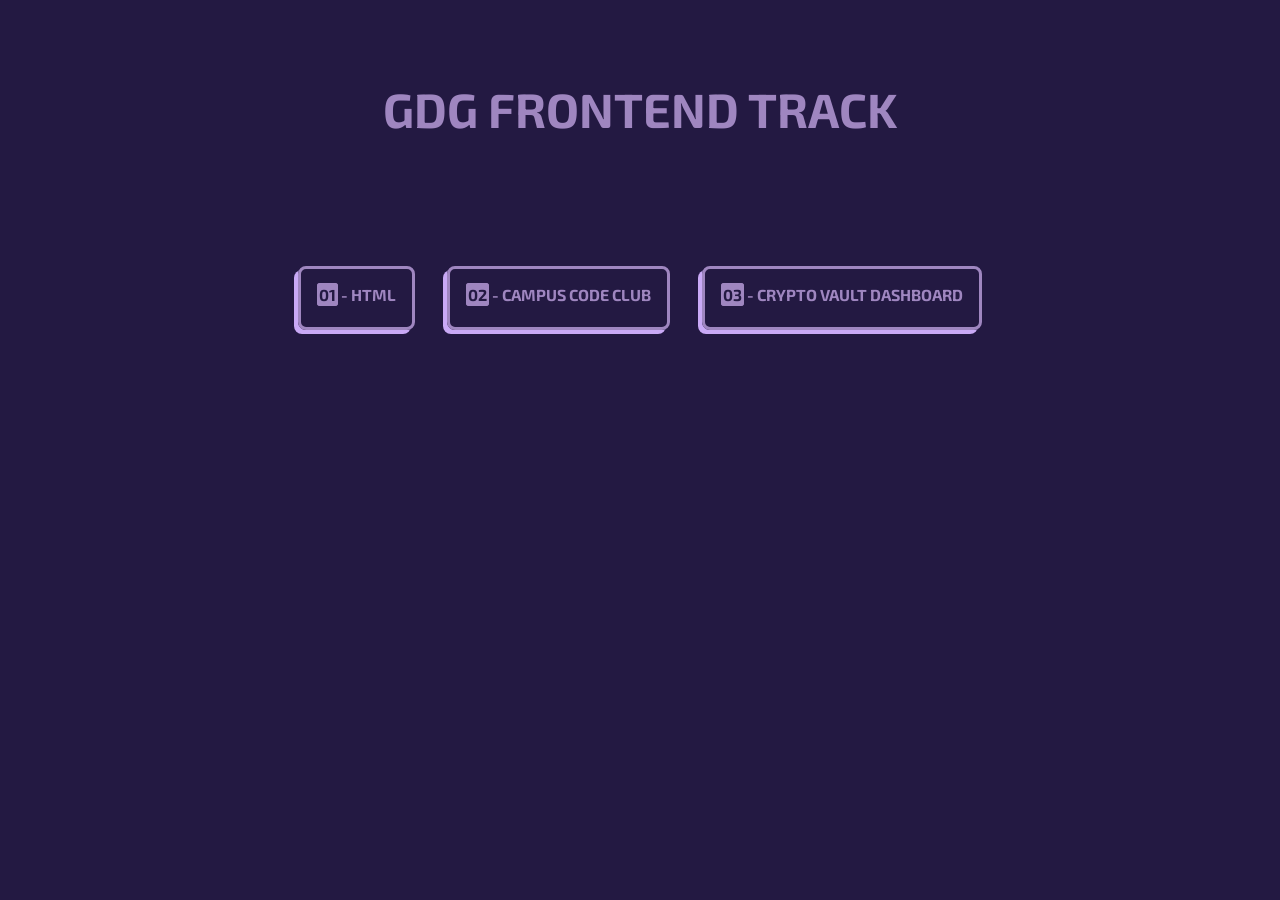
<file: index.html>
<!doctype html>
<html lang="en">
  <head>
    <meta charset="UTF-8" />
    <meta name="viewport" content="width=device-width, initial-scale=1.0" />
    <link rel="stylesheet" href="style.css">
    <link rel="preconnect" href="https://fonts.googleapis.com">
<link rel="preconnect" href="https://fonts.gstatic.com" crossorigin>
<link href="https://fonts.googleapis.com/css2?family=Exo+2:ital,wght@0,100..900;1,100..900&display=swap" rel="stylesheet">
    <title>ALL TASKS</title>
  </head>
  <body>

    <h1>GDG FRONTEND TRACK</h1>
    <div>
      
        <a href="01-html" target="_blank"><span>01</span> - HTML</a>
     
        <a href="02-campus-code-club/" target="_blank"><span>02</span> - CAMPUS CODE CLUB</a>

        <a href="03-cryptovault-dashboard/" target="_blank"><span>03</span> - CRYPTO VAULT DASHBOARD</a>

    </div>
  </body>
</html>
</file>
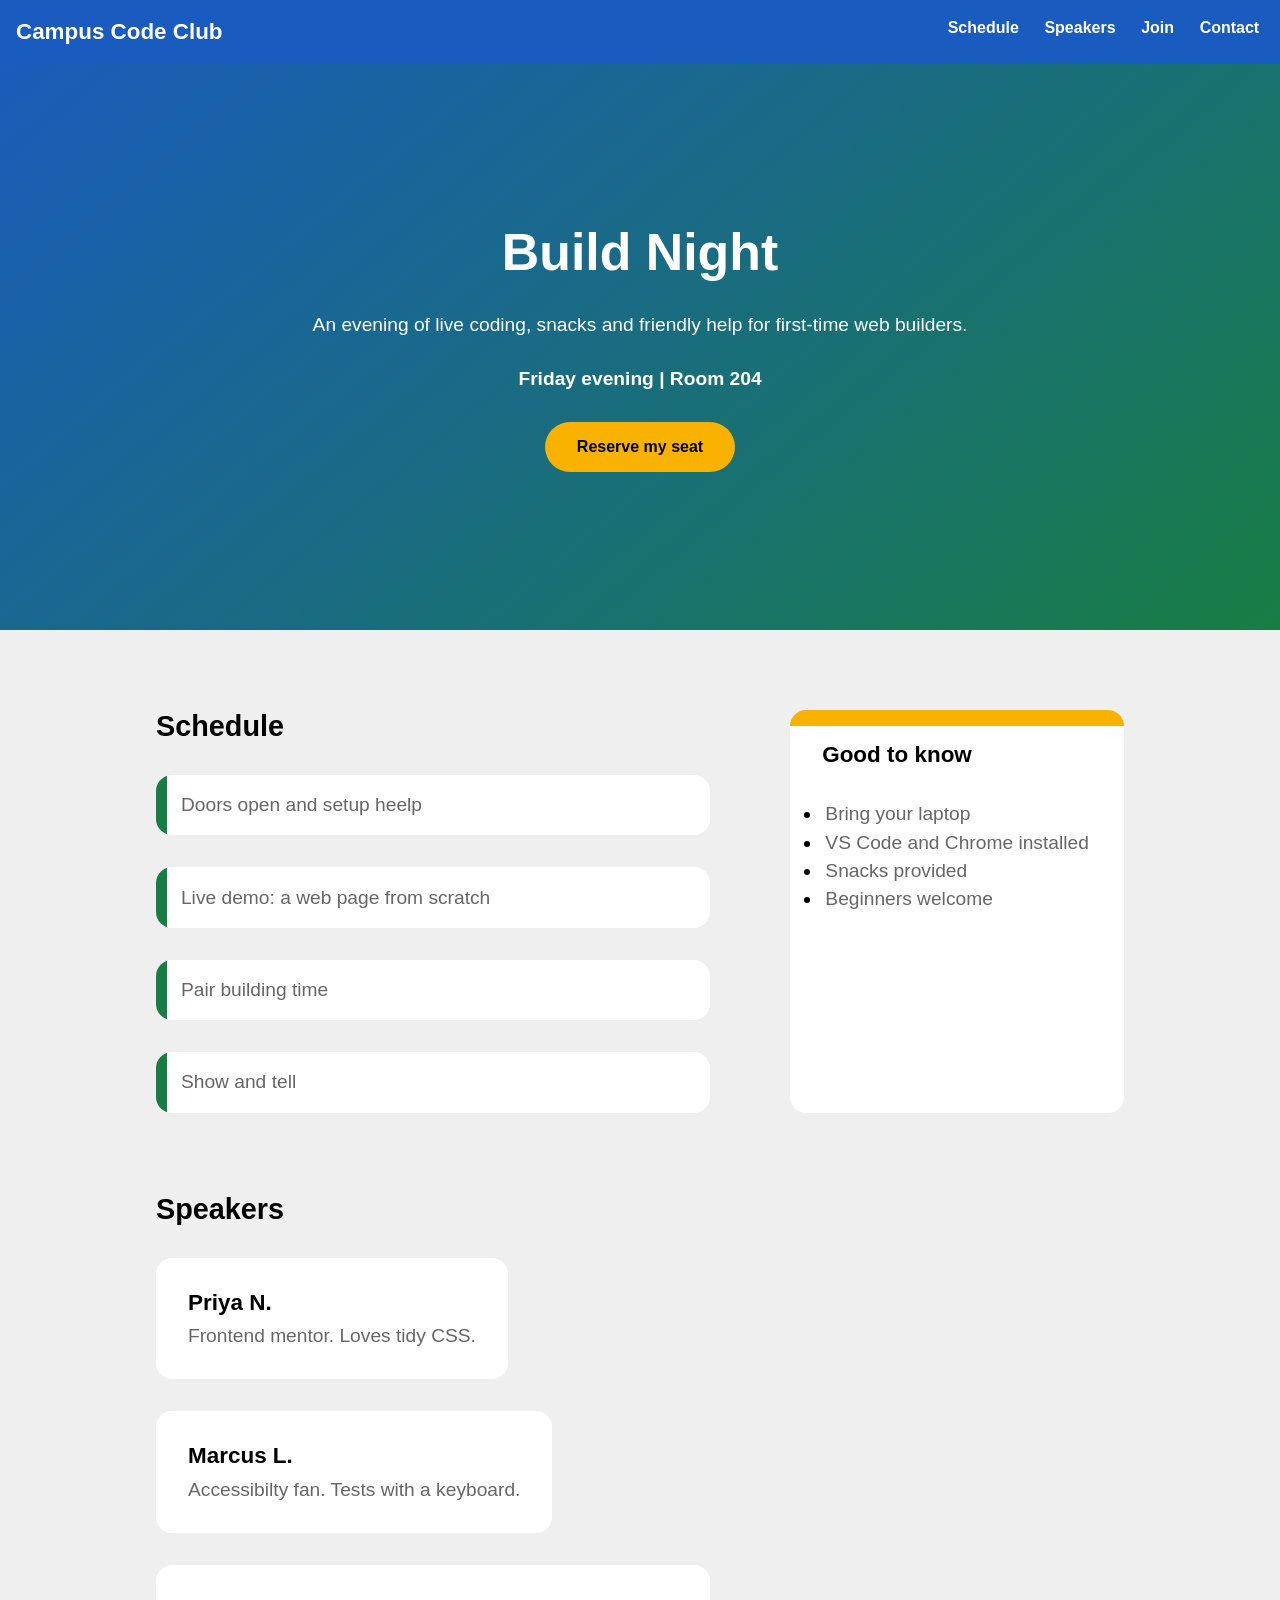
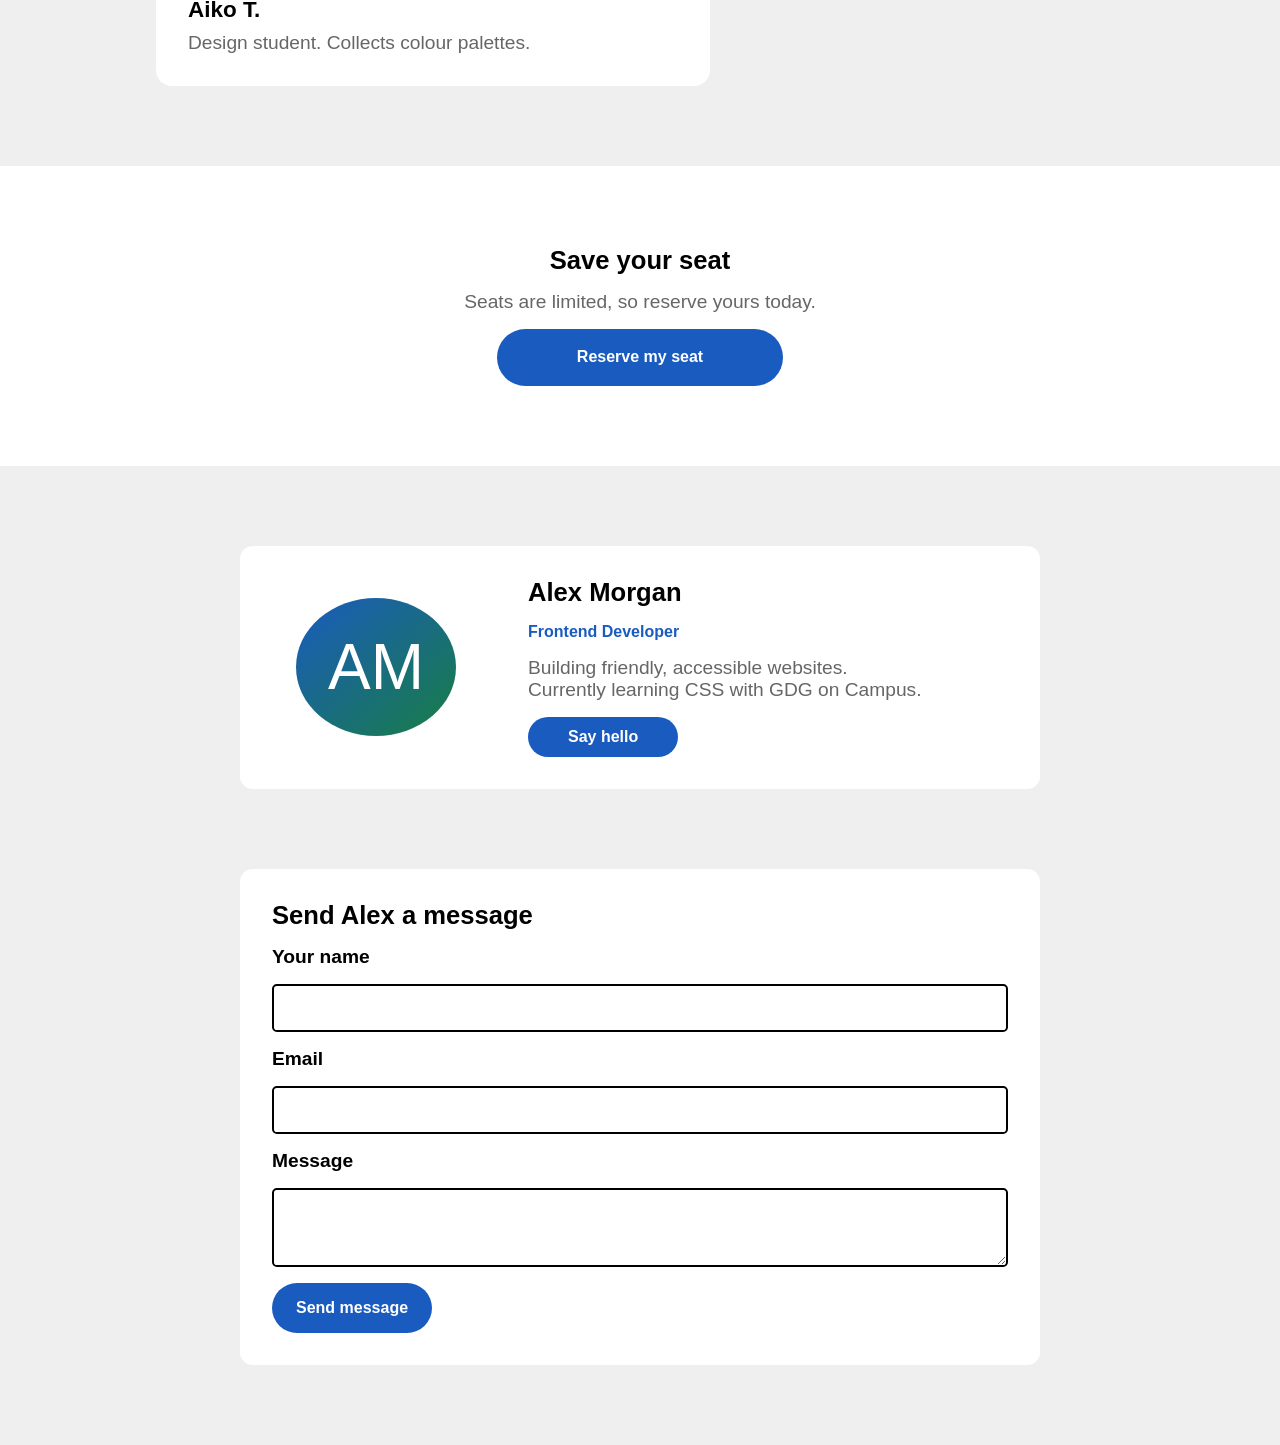
<file: 02-campus-code-club/index.html>
<!doctype html>
<html lang="en">
  <head>
    <meta charset="UTF-8" />
    <meta name="viewport" content="width=device-width, initial-scale=1.0" />
    <link rel="stylesheet" href="style.css" />
    <title>Campus Code Club</title>
  </head>
  <body>
    <header>
      <nav>
          <span class="brand">Campus Code Club</span>
          <ul class="nav-list">
            <li><a class="nav-links button" href="#schedule">Schedule</a></li>
            <li><a class="nav-links button" href="#speakers">Speakers</a></li>
            <li><a class="nav-links button" href="#hero">Join</a></li>
            <li><a class="nav-links button" href="#message-form">Contact</a></li>
          </ul>
        
      </nav>
      <section id="hero" class="hero container">
        <h1>Build Night</h1>
        <p>
          An evening of live coding, snacks and friendly help for first-time web
          builders.
        </p>
        <p class="hero-date">Friday evening | Room 204</p>
        <a href="" class="button reserve-button">Reserve my seat</a>
      </section>
    </header>

    <main>
      <section class="info container">
        <section id="schedule" class="schedule section-container">
          <h2>Schedule</h2>
          <p>Doors open and setup heelp</p>
          <p>Live demo: a web page from scratch</p>
          <p>Pair building time</p>
          <p>Show and tell</p>
        </section>

        <section id="speakers" class="speakers section-container">
          <h2>Speakers</h2>
          <div class="speaker-names">
          <div>
            <h3>Priya N.</h3>
            <p>Frontend mentor. Loves tidy CSS.</p>
          </div>
          <div>
            <h3>Marcus L.</h3>
            <p>Accessibilty fan. Tests with a keyboard.</p>
          </div>
          <div class="aiko">
            <h3>Aiko T.</h3>
            <p>Design student. Collects colour palettes.</p>
          </div></div>
        </section>

        <aside id="good-to-know" class="good-to-know section-container">
          <h3>Good to know</h3>
          <ul>
            <li>Bring your laptop</li>
            <li>VS Code and Chrome installed</li>
            <li>Snacks provided</li>
            <li>Beginners welcome</li>
          </ul>
        </aside>
      </section>

      <section class="cta section-container">
        <span>Save your seat</span>
        <p>Seats are limited, so reserve yours today.</p>
        <a href="#hero" class="button cta-button">Reserve my seat</a>
      </section>

      <section class="contact section-container">
        <section class="alex-card container">
          <div class="icon">AM</div>
          <span>Alex Morgan</span>
          <small>Frontend Developer</small>
          <p>Building friendly, accessible websites. Currently learning CSS with GDG on Campus.</p>
          <a href="#message-form" class="button hello-button">Say hello</a>
        </section>

          <form id="message-form" class="message-form container" action="/message" method="post">
            <span>Send Alex a message</span>
            <label for="username">Your name</label>
            <input class="inputs" type="text" name="username" id="username" required />
            <label for="email">Email</label>
            <input class="inputs" type="email" name="email" id="email" required />
            <label for="message">Message</label>
            <textarea class="inputs" name="message" id="message" rows="5" required></textarea>

            <button class="button" type="submit">Send message</button>
          </form>
      </section>
    </main>
    <footer>
    </footer>
  </body>
</html>
</file>
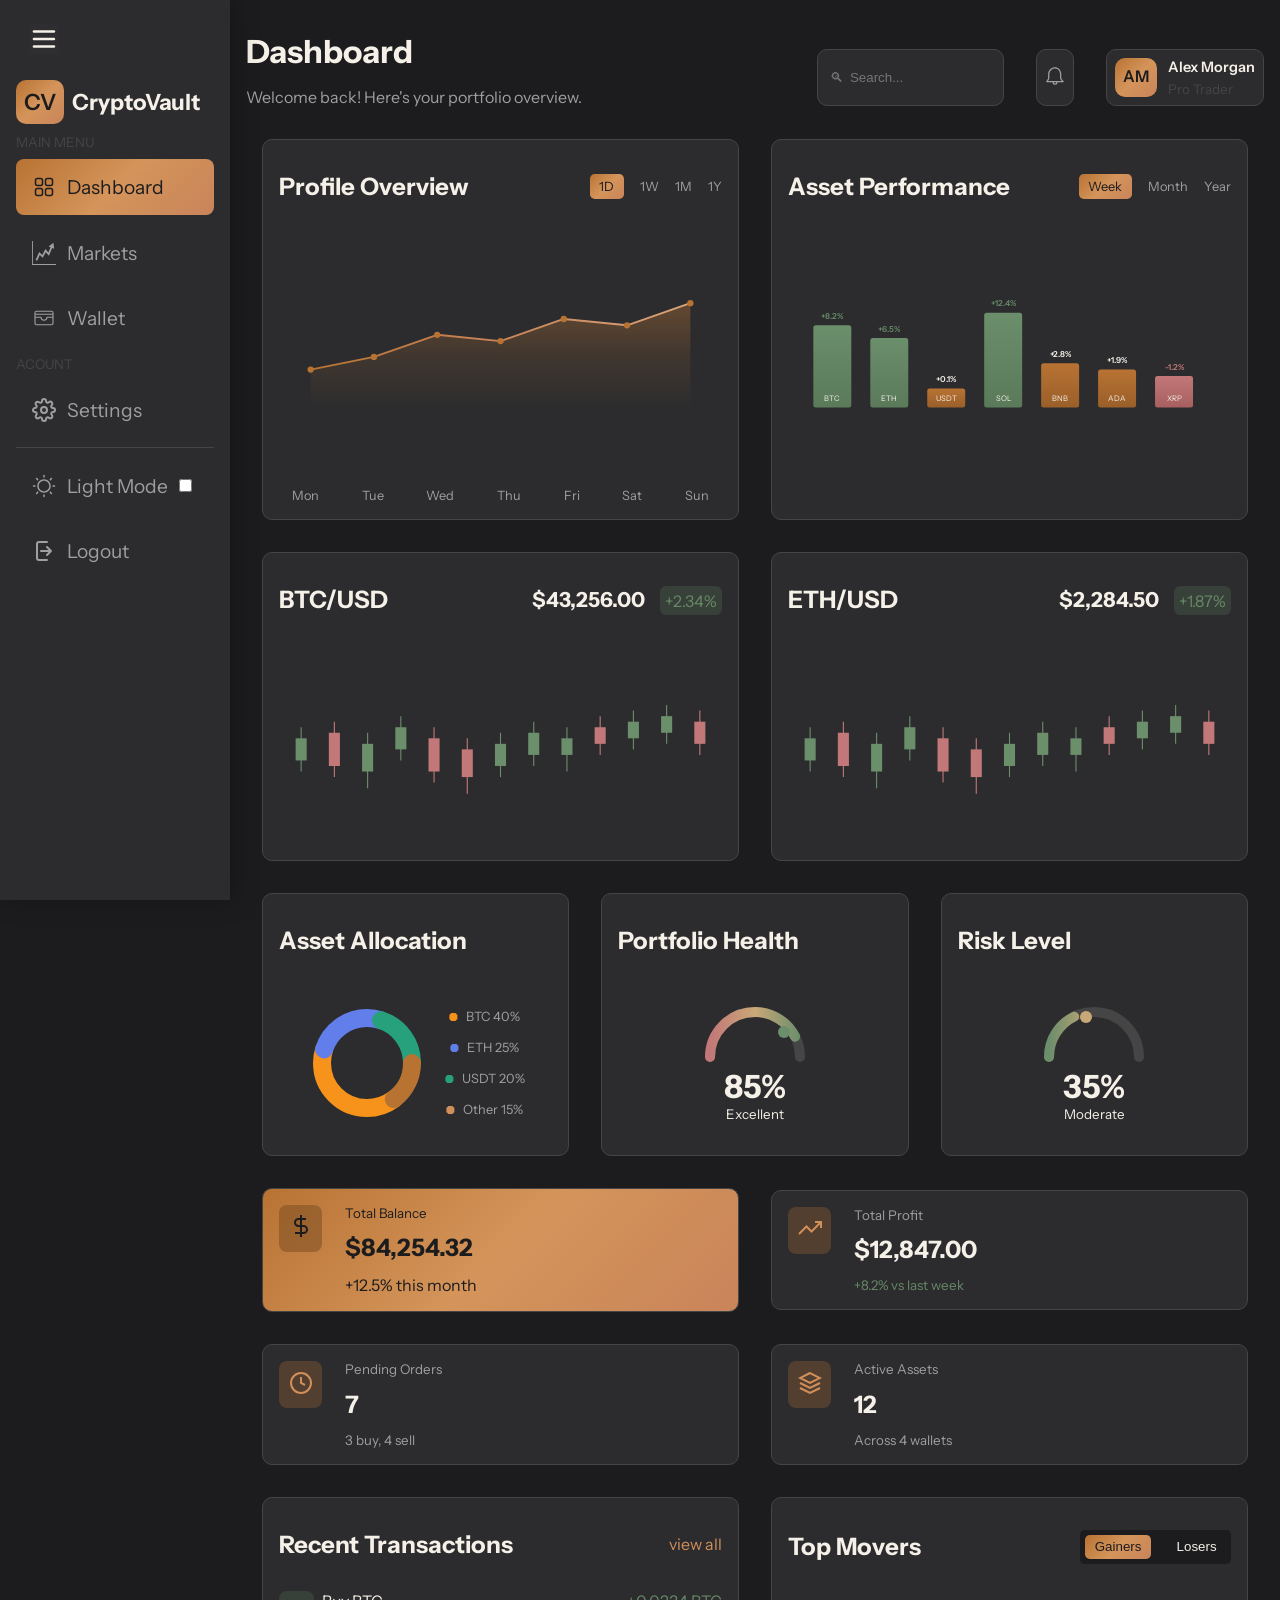
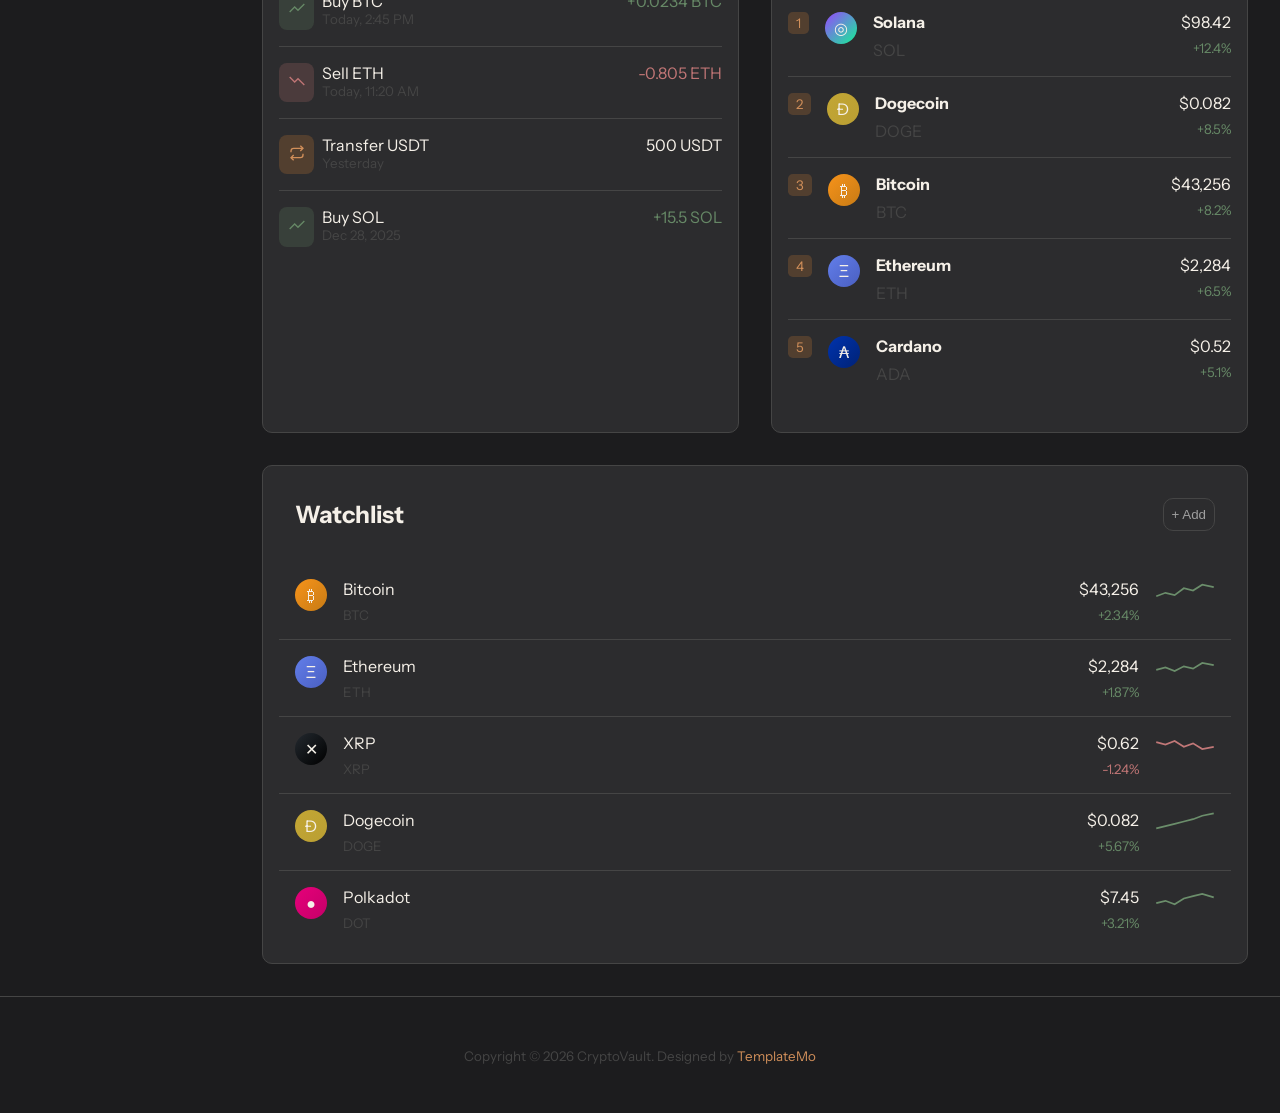
<file: 03-cryptovault-dashboard/index.html>
<!doctype html>
<html lang="en">
  <head>
    <meta charset="UTF-8" />
    <meta name="viewport" content="width=device-width, initial-scale=1.0" />
    <link rel="stylesheet" href="style.css" />
    <link href="https://fonts.googleapis.com/css2?family=Instrument+Sans:wght@400;500;600;700&amp;display=swap" rel="stylesheet">
    <title>Crypto Vault</title>
  </head>
  <body>
    <input type="checkbox" id="nav-btn" />
    <label for="nav-btn" class="menu-btn"
      ><svg
        width="30"
        height="30"
        viewBox="0 0 48 48"
        xmlns="http://www.w3.org/2000/svg"
      >
        <rect width="48" height="48" fill="white" fill-opacity="0.01" />
        <path
          d="M7.94977 11.9498H39.9498"
          stroke="var(--WHITE)"
          stroke-width="4"
          stroke-linecap="round"
          stroke-linejoin="round"
        />
        <path
          d="M7.94977 23.9498H39.9498"
          stroke="var(--WHITE)"
          stroke-width="4"
          stroke-linecap="round"
          stroke-linejoin="round"
        />
        <path
          d="M7.94977 35.9498H39.9498"
          stroke="var(--WHITE)"
          stroke-width="4"
          stroke-linecap="round"
          stroke-linejoin="round"
        />
      </svg>
    </label>
    <label for="nav-btn" class="overlay"></label>
    <nav class="sidebar">
        <div class="sidebar-title">
          <div class="colored-icon">CV</div>
          <div>CryptoVault</div>
        </div>

        <small class="sidebar-small-title">MAIN MENU</small>
        <a href="#" class="sidebar-item dashboard">
          <svg
            xmlns="http://www.w3.org/2000/svg"
            width="24"
            height="24"
            viewBox="0 0 24 24"
            fill="currentColor"
          >
            <path
              d="M5.5 2.75A2.75 2.75 0 0 0 2.75 5.5v3a2.75 2.75 0 0 0 2.75 2.75h3a2.75 2.75 0 0 0 2.75-2.75v-3A2.75 2.75 0 0 0 8.5 2.75h-3ZM4.25 5.5c0-.69.56-1.25 1.25-1.25h3c.69 0 1.25.56 1.25 1.25v3c0 .69-.56 1.25-1.25 1.25h-3c-.69 0-1.25-.56-1.25-1.25v-3Zm1.25 7.25a2.75 2.75 0 0 0-2.75 2.75v3a2.75 2.75 0 0 0 2.75 2.75h3a2.75 2.75 0 0 0 2.75-2.75v-3a2.75 2.75 0 0 0-2.75-2.75h-3ZM4.25 15.5c0-.69.56-1.25 1.25-1.25h3c.69 0 1.25.56 1.25 1.25v3c0 .69-.56 1.25-1.25 1.25h-3c-.69 0-1.25-.56-1.25-1.25v-3Zm8.5-10a2.75 2.75 0 0 1 2.75-2.75h3a2.75 2.75 0 0 1 2.75 2.75v3a2.75 2.75 0 0 1-2.75 2.75h-3a2.75 2.75 0 0 1-2.75-2.75v-3Zm2.75-1.25c-.69 0-1.25.56-1.25 1.25v3c0 .69.56 1.25 1.25 1.25h3c.69 0 1.25-.56 1.25-1.25v-3c0-.69-.56-1.25-1.25-1.25h-3Zm0 8.5a2.75 2.75 0 0 0-2.75 2.75v3a2.75 2.75 0 0 0 2.75 2.75h3a2.75 2.75 0 0 0 2.75-2.75v-3a2.75 2.75 0 0 0-2.75-2.75h-3Zm-1.25 2.75c0-.69.56-1.25 1.25-1.25h3c.69 0 1.25.56 1.25 1.25v3c0 .69-.56 1.25-1.25 1.25h-3c-.69 0-1.25-.56-1.25-1.25v-3Z"
            />
          </svg>
          <div class="sidebar-item-title">Dashboard</div>
        </a>
        <a href="#" class="sidebar-item market">
          <svg
            xmlns="http://www.w3.org/2000/svg"
            width="24"
            height="24"
            xmlns:xlink="http://www.w3.org/1999/xlink"
            version="1.1"
            x="0px"
            y="0px"
            viewBox="0 0 100 100"
            fill="currentColor"
            enable-background="new 0 0 100 100"
            xml:space="preserve"
          >
            <polygon
              points="100.109,99.708 0.109,99.708 0.109,-0.289 3.775,-0.289 3.775,96.043 100.109,96.043 "
            ></polygon>
            <polygon
              points="92.329,32.811 89.185,7.804 69.101,23.028 77.349,26.502 68.293,48.025 55.871,33.653 42.902,58.314 29.888,45.724   15.038,79.441 21.652,82.352 32.316,58.129 44.803,70.216 57.336,46.391 70.435,61.551 84.009,29.305 "
            ></polygon>
          </svg>
          <div class="sidebar-item-title">Markets</div>
        </a>
        <a href="#" class="sidebar-item wallet">
          <svg
            xmlns="http://www.w3.org/2000/svg"
            width="24"
            height="24"
            viewBox="0 0 256 256"
            fill="currentColor"
          >
            <path
              d="M208,50H48A22,22,0,0,0,26,72V184a22,22,0,0,0,22,22H208a22,22,0,0,0,22-22V72A22,22,0,0,0,208,50ZM38,94H218v20H160a6,6,0,0,0-6,6,26,26,0,0,1-52,0,6,6,0,0,0-6-6H38ZM48,62H208a10,10,0,0,1,10,10V82H38V72A10,10,0,0,1,48,62ZM208,194H48a10,10,0,0,1-10-10V126H90.47a38,38,0,0,0,75.06,0H218v58A10,10,0,0,1,208,194Z"
            />
          </svg>
          <div class="sidebar-item-title">Wallet</div>
        </a>

        <small class="sidebar-small-title">ACOUNT</small>
        <a href="#" class="sidebar-item settings">
          <svg class="nav-icon" height="24" weight="24"
           viewBox="0 0 24 24" fill="none" stroke="currentColor" stroke-width="2">
                        <circle cx="12" cy="12" r="3"></circle>
                        <path d="M19.4 15a1.65 1.65 0 00.33 1.82l.06.06a2 2 0 010 2.83 2 2 0 01-2.83 0l-.06-.06a1.65 1.65 0 00-1.82-.33 1.65 1.65 0 00-1 1.51V21a2 2 0 01-2 2 2 2 0 01-2-2v-.09A1.65 1.65 0 009 19.4a1.65 1.65 0 00-1.82.33l-.06.06a2 2 0 01-2.83 0 2 2 0 010-2.83l.06-.06a1.65 1.65 0 00.33-1.82 1.65 1.65 0 00-1.51-1H3a2 2 0 01-2-2 2 2 0 012-2h.09A1.65 1.65 0 004.6 9a1.65 1.65 0 00-.33-1.82l-.06-.06a2 2 0 010-2.83 2 2 0 012.83 0l.06.06a1.65 1.65 0 001.82.33H9a1.65 1.65 0 001-1.51V3a2 2 0 012-2 2 2 0 012 2v.09a1.65 1.65 0 001 1.51 1.65 1.65 0 001.82-.33l.06-.06a2 2 0 012.83 0 2 2 0 010 2.83l-.06.06a1.65 1.65 0 00-.33 1.82V9a1.65 1.65 0 001.51 1H21a2 2 0 012 2 2 2 0 01-2 2h-.09a1.65 1.65 0 00-1.51 1z"></path>
                    </svg>
          <div class="sidebar-item-title">Settings</div>
        </a>

        <hr>

       
          <label class=" sidebar-item switch">
              <!DOCTYPE svg PUBLIC "-//W3C//DTD SVG 1.1//EN" "http://www.w3.org/Graphics/SVG/1.1/DTD/svg11.dtd">
              <svg
                version="1.1"
                id="Layer_1"
                xmlns="http://www.w3.org/2000/svg"
                xmlns:xlink="http://www.w3.org/1999/xlink"
                x="0px"
                y="0px"
                width="24"
                height="24"
                fill="currentColor"
                viewBox="0 0 128 128"
                enable-background="new 0 0 128 128"
                xml:space="preserve"
              >
                <g>
                  <g>
                    <path
                      d="M64,20c2.211,0,4-1.789,4-4V8c0-2.211-1.789-4-4-4s-4,1.789-4,4v8C60,18.211,61.789,20,64,20z M64,108
			c-2.211,0-4,1.789-4,4v8c0,2.211,1.789,4,4,4s4-1.789,4-4v-8C68,109.789,66.211,108,64,108z M120,60h-8c-2.211,0-4,1.789-4,4
			s1.789,4,4,4h8c2.211,0,4-1.789,4-4S122.211,60,120,60z M16,60H8c-2.211,0-4,1.789-4,4s1.789,4,4,4h8c2.211,0,4-1.789,4-4
			S18.211,60,16,60z M100.77,21.574l-5.656,5.656c-1.563,1.563-1.563,4.094,0,5.656s4.094,1.563,5.656,0l5.656-5.656
			c1.563-1.563,1.563-4.094,0-5.656S102.332,20.012,100.77,21.574z M27.23,95.113l-5.656,5.656c-1.563,1.563-1.563,4.094,0,5.656
			s4.094,1.563,5.656,0l5.656-5.656c1.563-1.563,1.563-4.094,0-5.656S28.793,93.551,27.23,95.113z M27.23,32.887
			c1.563,1.563,4.094,1.563,5.656,0s1.563-4.094,0-5.656l-5.656-5.656c-1.563-1.563-4.094-1.563-5.656,0s-1.563,4.094,0,5.656
			L27.23,32.887z M100.77,95.113c-1.563-1.563-4.094-1.563-5.656,0s-1.563,4.094,0,5.656l5.656,5.656
			c1.563,1.563,4.094,1.563,5.656,0s1.563-4.094,0-5.656L100.77,95.113z M64,28c-19.883,0-36,16.117-36,36s16.117,36,36,36
			s36-16.117,36-36S83.883,28,64,28z M64,92c-15.438,0-28-12.563-28-28s12.563-28,28-28s28,12.563,28,28S79.438,92,64,92z"
                    />
                  </g>
                </g>
              </svg>
              <span>Light Mode</span>
            <input type="checkbox" name="checkbox" id="checkbox" />
          </label>
        

        <a href="#" class="sidebar-item">
          <?xml version="1.0" ?><svg
            fill="none"
            height="24"
            viewBox="0 0 24 24"
            width="24"
            xmlns="http://www.w3.org/2000/svg"
          >
            <path
              d="M15 3H7C5.89543 3 5 3.89543 5 5V19C5 20.1046 5.89543 21 7 21H15"
              stroke="currentColor"
              stroke-linecap="round"
              stroke-linejoin="round"
              stroke-width="2"
            />
            <path
              d="M19 12L15 8M19 12L15 16M19 12H9"
              stroke="currentColor"
              stroke-linecap="round"
              stroke-linejoin="round"
              stroke-width="2"
            />
          </svg>
          <div class="sidebar-item-title">Logout</div>
        </a>
      
    </nav>
    <main>
      <header class="container">
        <div>
        <h1>Dashboard</h1>
        <p class="welcome-msg">Welcome back! Here's your portfolio overview.</p>
        </div><div class="header-items">
          <input type="search" id="search" placeholder=" 🔍︎  Search..." />
          <button class="noti-btn"><svg class="noti-icon"
            fill="currentColor"
          height="20"
            width="20"
            viewBox="0 0 32 32"
            xmlns="http://www.w3.org/2000/svg"
          >
            <title />
            <g id="bell">
              <path
                d="M29.78,24.37l-3.65-4.48L26,12a1,1,0,0,0,0-.16C24.85,5.58,21.21,2,16,2,10.5,2,6.08,6,5,11.82A1,1,0,0,0,5,12l-.13,8L2.14,24.48a1,1,0,0,0,0,1A1,1,0,0,0,3,26h9a4,4,0,0,0,8,0h9a1,1,0,0,0,.9-.57A1,1,0,0,0,29.78,24.37ZM16,28a2,2,0,0,1-2-2h4A2,2,0,0,1,16,28ZM4.77,24l2-3.24a1,1,0,0,0,.14-.5L7,12.1C7.91,7.25,11.52,4,16,4c5.63,0,7.43,5,8,8.1l.14,8.16a1,1,0,0,0,.22.62L26.9,24Z"
              />
            </g>
          </svg></button>
          <div class="alex-profile">
            <div class="colored-icon">AM</div>
            <div class="alex-profile-hidden">
              <span>Alex Morgan</span>
              <small>Pro Trader</small>
            </div>
          </div>
        </div>
      </header>
      <div class="container cards main-cards">
      <div class="container card profile-overview">
        <div class="title-row">
          <h2>Profile Overview</h2>
          <ul>
            <li class="colored-text">1D</li>
            <li>1W</li>
            <li>1M</li>
            <li>1Y</li>
          </ul>
        </div>
        <svg
          class="line-chart"
          viewBox="0 0 700 200"
          preserveAspectRatio="xMidYMid meet"
        >
          <defs>
            <linearGradient id="lineGradient" x1="0%" y1="0%" x2="100%" y2="0%">
              <stop offset="0%" style="stop-color: #b87333"></stop>
              <stop offset="50%" style="stop-color: #c9845a"></stop>
              <stop offset="100%" style="stop-color: #daa57a"></stop>
            </linearGradient>
            <linearGradient id="areaGradient" x1="0%" y1="0%" x2="0%" y2="100%">
              <stop
                offset="0%"
                style="stop-color: #b87333; stop-opacity: 0.4"
              ></stop>
              <stop
                offset="50%"
                style="stop-color: #b87333; stop-opacity: 0.15"
              ></stop>
              <stop
                offset="100%"
                style="stop-color: #b87333; stop-opacity: 0"
              ></stop>
            </linearGradient>
          </defs>
          <!-- Grid Lines -->
          <line
            x1="0"
            y1="40"
            x2="700"
            y2="40"
            stroke="var(--chart-grid)"
            stroke-width="1"
          ></line>
          <line
            x1="0"
            y1="80"
            x2="700"
            y2="80"
            stroke="var(--chart-grid)"
            stroke-width="1"
          ></line>
          <line
            x1="0"
            y1="120"
            x2="700"
            y2="120"
            stroke="var(--chart-grid)"
            stroke-width="1"
          ></line>
          <line
            x1="0"
            y1="160"
            x2="700"
            y2="160"
            stroke="var(--chart-grid)"
            stroke-width="1"
          ></line>

          <!-- Area Fill -->
          <polygon
            points="50,140 150,120 250,85 350,95 450,60 550,70 650,35 650,200 50,200"
            fill="url(#areaGradient)"
          ></polygon>

          <!-- Line -->
          <polyline
            points="50,140 150,120 250,85 350,95 450,60 550,70 650,35"
            fill="none"
            stroke="url(#lineGradient)"
            stroke-width="3"
            stroke-linecap="round"
            stroke-linejoin="round"
          ></polyline>

          <!-- Dots -->
          <circle cx="50" cy="140" r="5" fill="#b87333"></circle>
          <circle cx="150" cy="120" r="5" fill="#b87333"></circle>
          <circle cx="250" cy="85" r="5" fill="#b87333"></circle>
          <circle cx="350" cy="95" r="5" fill="#b87333"></circle>
          <circle cx="450" cy="60" r="5" fill="#b87333"></circle>
          <circle cx="550" cy="70" r="5" fill="#b87333"></circle>
          <circle cx="650" cy="35" r="5" fill="#b87333"></circle>
        </svg>
        <div >
          <ul class="profile-days">
            <li>Mon</li>
            <li>Tue</li>
            <li>Wed</li>
            <li>Thu</li>
            <li>Fri</li>
            <li>Sat</li>
            <li>Sun</li>
          </ul>
        </div>
      </div>
      <div class="asset-perf card container">
        <div class="title-row">
          <h2>Asset Performance</h2>
          <ul>
            <li class="colored-text">Week</li>
            <li>Month</li>
            <li>Year</li>
          </ul>
        </div>
        <svg
          class="bar-chart"
          viewBox="0 0 700 200"
          preserveAspectRatio="xMidYMid meet"
        >
          <defs>
            <linearGradient id="barGradient1" x1="0%" y1="0%" x2="0%" y2="100%">
              <stop offset="0%" style="stop-color: #6b8e6b"></stop>
              <stop offset="100%" style="stop-color: #5a7a5a"></stop>
            </linearGradient>
            <linearGradient id="barGradient2" x1="0%" y1="0%" x2="0%" y2="100%">
              <stop offset="0%" style="stop-color: #b87333"></stop>
              <stop offset="100%" style="stop-color: #9a5f2a"></stop>
            </linearGradient>
            <linearGradient id="barGradient3" x1="0%" y1="0%" x2="0%" y2="100%">
              <stop offset="0%" style="stop-color: #c27878"></stop>
              <stop offset="100%" style="stop-color: #a85f5f"></stop>
            </linearGradient>
          </defs>
          <!-- Grid Lines -->
          <line
            x1="0"
            y1="40"
            x2="700"
            y2="40"
            stroke="var(--chart-grid)"
            stroke-width="1"
          ></line>
          <line
            x1="0"
            y1="80"
            x2="700"
            y2="80"
            stroke="var(--chart-grid)"
            stroke-width="1"
          ></line>
          <line
            x1="0"
            y1="120"
            x2="700"
            y2="120"
            stroke="var(--chart-grid)"
            stroke-width="1"
          ></line>
          <line
            x1="0"
            y1="160"
            x2="700"
            y2="160"
            stroke="var(--chart-grid)"
            stroke-width="1"
          ></line>

          <!-- Bars - BTC -->
          <rect
            x="40"
            y="70"
            width="60"
            height="130"
            rx="4"
            fill="url(#barGradient1)"
          ></rect>
          <text
            x="70"
            y="190"
            text-anchor="middle"
            fill="var(--WHITE)"
            font-size="12"
          >
            BTC
          </text>
          <text
            x="70"
            y="60"
            text-anchor="middle"
            fill="var(--MINT)"
            font-size="13"
            font-weight="600"
          >
            +8.2%
          </text>

          <!-- Bars - ETH -->
          <rect
            x="130"
            y="90"
            width="60"
            height="110"
            rx="4"
            fill="url(#barGradient1)"
          ></rect>
          <text
            x="160"
            y="190"
            text-anchor="middle"
            fill="var(--WHITE)"
            font-size="12"
          >
            ETH
          </text>
          <text
            x="160"
            y="80"
            text-anchor="middle"
            fill="var(--MINT)"
            font-size="13"
            font-weight="600"
          >
            +6.5%
          </text>

          <!-- Bars - USDT -->
          <rect
            x="220"
            y="170"
            width="60"
            height="30"
            rx="4"
            fill="url(#barGradient2)"
          ></rect>
          <text
            x="250"
            y="190"
            text-anchor="middle"
            fill="var(--WHITE)"
            font-size="12"
          >
            USDT
          </text>
          <text
            x="250"
            y="160"
            text-anchor="middle"
            fill="var(--WHITE)"
            font-size="13"
            font-weight="600"
          >
            +0.1%
          </text>

          <!-- Bars - SOL -->
          <rect
            x="310"
            y="50"
            width="60"
            height="150"
            rx="4"
            fill="url(#barGradient1)"
          ></rect>
          <text
            x="340"
            y="190"
            text-anchor="middle"
            fill="var(--WHITE)"
            font-size="12"
          >
            SOL
          </text>
          <text
            x="340"
            y="40"
            text-anchor="middle"
            fill="var(--MINT)"
            font-size="13"
            font-weight="600"
          >
            +12.4%
          </text>

          <!-- Bars - BNB -->
          <rect
            x="400"
            y="130"
            width="60"
            height="70"
            rx="4"
            fill="url(#barGradient2)"
          ></rect>
          <text
            x="430"
            y="190"
            text-anchor="middle"
            fill="var(--WHITE)"
            font-size="12"
          >
            BNB
          </text>
          <text
            x="430"
            y="120"
            text-anchor="middle"
            fill="var(--WHITE)"
            font-size="13"
            font-weight="600"
          >
            +2.8%
          </text>

          <!-- Bars - ADA -->
          <rect
            x="490"
            y="140"
            width="60"
            height="60"
            rx="4"
            fill="url(#barGradient2)"
          ></rect>
          <text
            x="520"
            y="190"
            text-anchor="middle"
            fill="var(--WHITE)"
            font-size="12"
          >
            ADA
          </text>
          <text
            x="520"
            y="130"
            text-anchor="middle"
            fill="var(--WHITE)"
            font-size="13"
            font-weight="600"
          >
            +1.9%
          </text>

          <!-- Bars - XRP -->
          <rect
            x="580"
            y="150"
            width="60"
            height="50"
            rx="4"
            fill="url(#barGradient3)"
          ></rect>
          <text
            x="610"
            y="190"
            text-anchor="middle"
            fill="var(--WHITE)"
            font-size="12"
          >
            XRP
          </text>
          <text
            x="610"
            y="140"
            text-anchor="middle"
            fill="var(--PINK)"
            font-size="13"
            font-weight="600"
          >
            -1.2%
          </text>

          <!-- Baseline -->
          <line
            x1="0"
            y1="200"
            x2="700"
            y2="200"
            stroke="var(--border)"
            stroke-width="2"
          ></line>
        </svg>
      </div>
      <div class="container card btc-usd">
        <div class="title-row">
          <h2>BTC/USD</h2>
          <div class="card-nums">
            <span class="dollar">$43,256.00</span>
          <span class="percent">+2.34%</span>
          </div>
          
        </div>
        <svg  viewBox="0 0 400 150" preserveAspectRatio="none">
          <line
            x1="20"
            y1="30"
            x2="20"
            y2="70"
            stroke="#6b8e6b"
            stroke-width="1"
          ></line>
          <rect x="15" y="40" width="10" height="20" fill="#6b8e6b"></rect>
          <line
            x1="50"
            y1="25"
            x2="50"
            y2="75"
            stroke="#c27878"
            stroke-width="1"
          ></line>
          <rect x="45" y="35" width="10" height="30" fill="#c27878"></rect>
          <line
            x1="80"
            y1="35"
            x2="80"
            y2="85"
            stroke="#6b8e6b"
            stroke-width="1"
          ></line>
          <rect x="75" y="45" width="10" height="25" fill="#6b8e6b"></rect>
          <line
            x1="110"
            y1="20"
            x2="110"
            y2="60"
            stroke="#6b8e6b"
            stroke-width="1"
          ></line>
          <rect x="105" y="30" width="10" height="20" fill="#6b8e6b"></rect>
          <line
            x1="140"
            y1="30"
            x2="140"
            y2="80"
            stroke="#c27878"
            stroke-width="1"
          ></line>
          <rect x="135" y="40" width="10" height="30" fill="#c27878"></rect>
          <line
            x1="170"
            y1="40"
            x2="170"
            y2="90"
            stroke="#c27878"
            stroke-width="1"
          ></line>
          <rect x="165" y="50" width="10" height="25" fill="#c27878"></rect>
          <line
            x1="200"
            y1="35"
            x2="200"
            y2="75"
            stroke="#6b8e6b"
            stroke-width="1"
          ></line>
          <rect x="195" y="45" width="10" height="20" fill="#6b8e6b"></rect>
          <line
            x1="230"
            y1="25"
            x2="230"
            y2="65"
            stroke="#6b8e6b"
            stroke-width="1"
          ></line>
          <rect x="225" y="35" width="10" height="20" fill="#6b8e6b"></rect>
          <line
            x1="260"
            y1="30"
            x2="260"
            y2="70"
            stroke="#6b8e6b"
            stroke-width="1"
          ></line>
          <rect x="255" y="40" width="10" height="15" fill="#6b8e6b"></rect>
          <line
            x1="290"
            y1="20"
            x2="290"
            y2="55"
            stroke="#c27878"
            stroke-width="1"
          ></line>
          <rect x="285" y="30" width="10" height="15" fill="#c27878"></rect>
          <line
            x1="320"
            y1="15"
            x2="320"
            y2="50"
            stroke="#6b8e6b"
            stroke-width="1"
          ></line>
          <rect x="315" y="25" width="10" height="15" fill="#6b8e6b"></rect>
          <line
            x1="350"
            y1="10"
            x2="350"
            y2="45"
            stroke="#6b8e6b"
            stroke-width="1"
          ></line>
          <rect x="345" y="20" width="10" height="15" fill="#6b8e6b"></rect>
          <line
            x1="380"
            y1="15"
            x2="380"
            y2="55"
            stroke="#c27878"
            stroke-width="1"
          ></line>
          <rect x="375" y="25" width="10" height="20" fill="#c27878"></rect>
        </svg>
      </div>
      <div class="container card eth-usd">
        <div class="title-row">
          <h2>ETH/USD</h2>
          <div class="card-nums">
            <span class="dollar">$2,284.50</span>
          <span class="percent">+1.87%</span></div>
          
        </div>
        <svg viewBox="0 0 400 150" preserveAspectRatio="none">
          <line
            x1="20"
            y1="30"
            x2="20"
            y2="70"
            stroke="#6b8e6b"
            stroke-width="1"
          ></line>
          <rect x="15" y="40" width="10" height="20" fill="#6b8e6b"></rect>
          <line
            x1="50"
            y1="25"
            x2="50"
            y2="75"
            stroke="#c27878"
            stroke-width="1"
          ></line>
          <rect x="45" y="35" width="10" height="30" fill="#c27878"></rect>
          <line
            x1="80"
            y1="35"
            x2="80"
            y2="85"
            stroke="#6b8e6b"
            stroke-width="1"
          ></line>
          <rect x="75" y="45" width="10" height="25" fill="#6b8e6b"></rect>
          <line
            x1="110"
            y1="20"
            x2="110"
            y2="60"
            stroke="#6b8e6b"
            stroke-width="1"
          ></line>
          <rect x="105" y="30" width="10" height="20" fill="#6b8e6b"></rect>
          <line
            x1="140"
            y1="30"
            x2="140"
            y2="80"
            stroke="#c27878"
            stroke-width="1"
          ></line>
          <rect x="135" y="40" width="10" height="30" fill="#c27878"></rect>
          <line
            x1="170"
            y1="40"
            x2="170"
            y2="90"
            stroke="#c27878"
            stroke-width="1"
          ></line>
          <rect x="165" y="50" width="10" height="25" fill="#c27878"></rect>
          <line
            x1="200"
            y1="35"
            x2="200"
            y2="75"
            stroke="#6b8e6b"
            stroke-width="1"
          ></line>
          <rect x="195" y="45" width="10" height="20" fill="#6b8e6b"></rect>
          <line
            x1="230"
            y1="25"
            x2="230"
            y2="65"
            stroke="#6b8e6b"
            stroke-width="1"
          ></line>
          <rect x="225" y="35" width="10" height="20" fill="#6b8e6b"></rect>
          <line
            x1="260"
            y1="30"
            x2="260"
            y2="70"
            stroke="#6b8e6b"
            stroke-width="1"
          ></line>
          <rect x="255" y="40" width="10" height="15" fill="#6b8e6b"></rect>
          <line
            x1="290"
            y1="20"
            x2="290"
            y2="55"
            stroke="#c27878"
            stroke-width="1"
          ></line>
          <rect x="285" y="30" width="10" height="15" fill="#c27878"></rect>
          <line
            x1="320"
            y1="15"
            x2="320"
            y2="50"
            stroke="#6b8e6b"
            stroke-width="1"
          ></line>
          <rect x="315" y="25" width="10" height="15" fill="#6b8e6b"></rect>
          <line
            x1="350"
            y1="10"
            x2="350"
            y2="45"
            stroke="#6b8e6b"
            stroke-width="1"
          ></line>
          <rect x="345" y="20" width="10" height="15" fill="#6b8e6b"></rect>
          <line
            x1="380"
            y1="15"
            x2="380"
            y2="55"
            stroke="#c27878"
            stroke-width="1"
          ></line>
          <rect x="375" y="25" width="10" height="20" fill="#c27878"></rect>
        </svg>
      </div>
    </div>

    <div class="container  cards second-cards">
      <div class="container card asset-allocation">
        <h2 >Asset Allocation</h2>
        <div class="asset-info">
        <svg class="donut-chart" viewBox="0 0 120 120">
          <circle
            cx="60"
            cy="60"
            r="45"
            fill="none"
            stroke="#f7931a"
            stroke-width="18"
            stroke-dasharray="113 170"
            stroke-dashoffset="-42"
            stroke-linecap="round"
          ></circle>
          <circle
            cx="60"
            cy="60"
            r="45"
            fill="none"
            stroke="#627eea"
            stroke-width="18"
            stroke-dasharray="71 212"
            stroke-dashoffset="-155"
            stroke-linecap="round"
          ></circle>
          <circle
            cx="60"
            cy="60"
            r="45"
            fill="none"
            stroke="#26a17b"
            stroke-width="18"
            stroke-dasharray="57 226"
            stroke-dashoffset="-226"
            stroke-linecap="round"
          ></circle>
          <circle
            cx="60"
            cy="60"
            r="45"
            fill="none"
            stroke="#b87333"
            stroke-width="18"
            stroke-dasharray="42 241"
            stroke-dashoffset="-283"
            stroke-linecap="round"
          ></circle>
        </svg>
        <ul class="dot-list">
          <li><span class="btc-dot dot">⏺</span> BTC 40%</li>
          <li><span class="eth-dot dot">⏺</span> ETH 25%</li>
          <li><span class="usdt-dot dot">⏺</span> USDT 20%</li>
          <li><span class="other-dot dot">⏺</span> Other 15%</li>
        </ul></div>
      </div>
      <div class="container card portfolio-health">
        <h2>Portfolio Health</h2>
        <svg class="gauge" viewBox="0 0 120 80">
          <defs>
            <linearGradient
              id="gaugeGradient1"
              x1="0%"
              y1="0%"
              x2="100%"
              y2="0%"
            >
              <stop offset="0%" style="stop-color: #c27878"></stop>
              <stop offset="50%" style="stop-color: #c9a878"></stop>
              <stop offset="100%" style="stop-color: #6b8e6b"></stop>
            </linearGradient>
          </defs>
          <path
            d="M15,70 A45,45 0 0,1 105,70"
            fill="none"
            stroke="var(--MIDGREY)"
            stroke-width="10"
            stroke-linecap="round"
          ></path>
          <path
            d="M15,70 A45,45 0 0,1 105,70"
            fill="none"
            stroke="url(#gaugeGradient1)"
            stroke-width="10"
            stroke-linecap="round"
            stroke-dasharray="120 141"
          ></path>
          <circle cx="89" cy="45" r="6" fill="#6b8e6b"></circle>
        </svg>
        <span class="card-percent">85%</span>
        <small>Excellent</small>
      </div>
      <div class="container card risk-level">
        <h2>Risk Level</h2>
        <svg class="gauge" viewBox="0 0 120 80">
          <defs>
            <linearGradient
              id="gaugeGradient2"
              x1="0%"
              y1="0%"
              x2="100%"
              y2="0%"
            >
              <stop offset="0%" style="stop-color: #6b8e6b"></stop>
              <stop offset="50%" style="stop-color: #c9a878"></stop>
              <stop offset="100%" style="stop-color: #c27878"></stop>
            </linearGradient>
          </defs>
          <path
            d="M15,70 A45,45 0 0,1 105,70"
            fill="none"
            stroke="var(--MIDGREY)"
            stroke-width="10"
            stroke-linecap="round"
          ></path>
          <path
            d="M15,70 A45,45 0 0,1 105,70"
            fill="none"
            stroke="url(#gaugeGradient2)"
            stroke-width="10"
            stroke-linecap="round"
            stroke-dasharray="50 141"
          ></path>
          <circle cx="52" cy="30" r="6" fill="#c9a878"></circle>
        </svg>
        <span class="card-percent">35%</span>
        <small>Moderate</small>
      </div></div>
      <div class="container cards third-cards">
      <div class="container card card-row total-balance">
        <div class="card-icon"><svg
          width="24"
          height="24"
          viewBox="0 0 24 24"
          fill="none"
          stroke="currentColor"
          stroke-width="2"
        >
          <line x1="12" y1="1" x2="12" y2="23"></line>
          <path d="M17 5H9.5a3.5 3.5 0 000 7h5a3.5 3.5 0 010 7H6"></path>
        </svg></div>
        <div class="container balance-clmn">
          <small class="small-title">Total Balance</small>
          <span class="big-value">$84,254.32</span>
          <span class="small-summary">+12.5% this month</span>
        </div>
      </div>
      <div class="container card card-row total-profit">
        <div class="card-icon"><svg
          width="24"
          height="24"
          viewBox="0 0 24 24"
          fill="none"
          stroke="currentColor"
          stroke-width="2"
        >
          <polyline points="23 6 13.5 15.5 8.5 10.5 1 18"></polyline>
          <polyline points="17 6 23 6 23 12"></polyline>
        </svg></div>
        <div class="container balance-clmn">
          <small class="small-title">Total Profit</small>
          <span class="big-value">$12,847.00</span>
          <small class="small-summary">+8.2% vs last week</small>
        </div>
      </div>
      <div class="container card card-row pending-orders">
        <div class="card-icon"><svg
          width="24"
          height="24"
          viewBox="0 0 24 24"
          fill="none"
          stroke="currentColor"
          stroke-width="2"
        >
          <circle cx="12" cy="12" r="10"></circle>
          <polyline points="12 6 12 12 16 14"></polyline>
        </svg></div>
        <div class="container balance-clmn">
          <small class="small-title">Pending Orders</small>
          <span class="big-value">7</span>
          <small class="small-summary">3 buy, 4 sell</small>
        </div>
      </div>
      <div class="container card card-row active-assets">
        <div class="card-icon"><svg width="24" height="24" viewBox="0 0 24 24" fill="none" stroke="currentColor" stroke-width="2">
                                <path d="M12 2L2 7l10 5 10-5-10-5z"></path>
                                <path d="M2 17l10 5 10-5"></path>
                                <path d="M2 12l10 5 10-5"></path>
                            </svg></div>
        <div class="container balance-clmn">
          <small class="small-title">Active Assets</small>
          <span class="big-value">12</span>
          <small class="small-summary">Across 4 wallets</small>
        </div>
      </div></div>

      <div class="container cards fourth-cards">
      <div class="container card recent-transactions">
        <div class="title-row">
          <h2>Recent Transactions</h2>
          <span class="viewall">view all</span>
        </div>
        <div class="btc-transactions">
          <div class="transaction-line-row">
            <div class="card-icon"><svg
              width="16"
              height="16"
              viewBox="0 0 24 24"
              fill="none"
              stroke="currentColor"
              stroke-width="2"
            >
              <polyline points="23 6 13.5 15.5 8.5 10.5 1 18"></polyline>
            </svg></div>
            <div class="transaction-line-row-coloumn">
              <span>Buy BTC</span>
              <small>Today, 2:45 PM</small>
            </div>
            <span class="span-value">+0.0234 BTC</span>
          </div>
        </div>
        <hr>
        <div class="eth-transactions">
          <div class="transaction-line-row">
            <div class="card-icon"><svg
              width="16"
              height="16"
              viewBox="0 0 24 24"
              fill="none"
              stroke="currentColor"
              stroke-width="2"
            >
              <polyline points="23 18 13.5 8.5 8.5 13.5 1 6"></polyline>
            </svg></div>
            <div class="transaction-line-row-coloumn">
              <span>Sell ETH</span>
              <small>Today, 11:20 AM</small>
            </div>
            <span class="span-value">-0.805 ETH</span>
          </div>
        </div>
        <hr>
        <div class="usdt-transactions">
          <div class="transaction-line-row">
            <div class="card-icon"><svg
              width="16"
              height="16"
              viewBox="0 0 24 24"
              fill="none"
              stroke="currentColor"
              stroke-width="2"
            >
              <polyline points="17 1 21 5 17 9"></polyline>
              <path d="M3 11V9a4 4 0 014-4h14"></path>
              <polyline points="7 23 3 19 7 15"></polyline>
              <path d="M21 13v2a4 4 0 01-4 4H3"></path>
            </svg></div>
            
            <div class="transaction-line-row-coloumn">
              <span>Transfer USDT</span>
              <small>Yesterday</small>
            </div>
            <span class="span-value">500 USDT</span>
          </div>
        </div>
        <hr>
        <div class="sol-transactions">
          <div class="transaction-line-row">
            <div class="card-icon"><svg
              width="16"
              height="16"
              viewBox="0 0 24 24"
              fill="none"
              stroke="currentColor"
              stroke-width="2"
            >
              <polyline points="23 6 13.5 15.5 8.5 10.5 1 18"></polyline>
            </svg></div>
            <div class="transaction-line-row-coloumn">
              <span>Buy SOL</span>
              <small>Dec 28, 2025</small>
            </div>
            <span class="span-value">+15.5 SOL</span>
          </div>
        </div>
      </div>

      <div class="container card top-movers">
        <div class="title-row">
          <h2>Top Movers</h2>
          <ul>
            <li><button class="colored-text">Gainers</button></li>
            <li><button class="losers-btn">Losers</button></li>
          </ul>
        </div>

        <div class="solana top-gainers-row">
          <small class="card-icon">1</small>
          <span class="solana brand">◎</span>
          
            <div class="info-clmn"><span class="brand-title">Solana</span>
            <span class="brand-logo">SOL</span></div>
            <div class="info-clmn grow"><span>$98.42</span>
            <small>+12.4%</small></div>
            
          
        </div>
<hr>
        <div class="doge top-gainers-row">
          <small class="card-icon">2</small>
          <span class="doge brand">Ð</span>
      
          <div class="info-clmn"><span class="brand-title">Dogecoin</span>
            <span class="brand-logo">DOGE</span></div>
            <div class="info-clmn grow"><span>$0.082</span>
            <small>+8.5%</small></div>
            
          
        </div>
<hr>
        <div class="bitcoin top-gainers-row">
          <small class="card-icon">3</small>
          <span class="bitcoin brand">₿</span>
          
          <div class="info-clmn"><span class="brand-title">Bitcoin</span>
            <span class="brand-logo">BTC</span></div>
            <div class="info-clmn grow"><span>$43,256</span>
            <small>+8.2%</small></div>
            
          
        </div>
<hr>
        <div class="ethereum top-gainers-row">
          <small class="card-icon">4</small>
          <span class="ethereum brand">Ξ</span>
          
          <div class="info-clmn"><span class="brand-title">Ethereum</span>
            <span class="brand-logo">ETH</span></div>
            <div class="info-clmn grow"><span>$2,284</span>
            <small>+6.5%</small></div>
            
          
        </div>
        <hr>
        <div class="cardano top-gainers-row">
          <small class="card-icon">5</small>
          <span class="cardano brand">₳</span>
          
          <div class="info-clmn"><span class="brand-title">Cardano</span>
            <span class="brand-logo">ADA</span></div>
            <div class="info-clmn grow"><span>$0.52</span>
            <small>+5.1%</small></div>
            
          
        </div>
      </div>

      <div class="container card watchlist">
  <div class="container title-row">
    <h2>Watchlist</h2>
    <button class="add">+ Add</button>
  </div>

  <div class="container watchlist-row bitcoin-row">
    <span class="brand">₿</span>
    <div class="info-clmn">
      <span>Bitcoin</span>
      <small>BTC</small>
    </div>
    <div class="info-clmn grow">
      <span>$43,256</span>
      <small>+2.34%</small>
    </div>
    <svg class="sparkline" viewBox="0 0 50 20">
      <polyline points="0,15 8,12 16,14 24,8 32,10 40,5 50,7" fill="none" stroke="#6b8e6b" stroke-width="1.5"></polyline>
    </svg>
  </div>
  <hr>
  <div class="container watchlist-row ethereum-row">
    <span class="brand">Ξ</span>
    <div class="info-clmn">
      <span>Ethereum</span>
      <small>ETH</small>
    </div>
    <div class="info-clmn grow">
      <span>$2,284</span>
      <small>+1.87%</small>
    </div>
    <svg class="sparkline" viewBox="0 0 50 20">
      <polyline points="0,12 8,10 16,13 24,9 32,11 40,6 50,8" fill="none" stroke="#6b8e6b" stroke-width="1.5"></polyline>
    </svg>
  </div>
  <hr>
  <div class="container watchlist-row xrp-row">
    <span class="brand">✕</span>
    <div class="info-clmn">
      <span>XRP</span>
      <small>XRP</small>
    </div>
    <div class="info-clmn grow">
      <span>$0.62</span>
      <small>-1.24%</small>
    </div>
    <svg class="sparkline" viewBox="0 0 50 20">
      <polyline points="0,8 8,10 16,7 24,12 32,9 40,14 50,12" fill="none" stroke="#c27878" stroke-width="1.5"></polyline>
    </svg>
  </div>
  <hr>
  <div class="container watchlist-row dogecoin-row">
    <span class="brand">Ð</span>
    <div class="info-clmn">
      <span>Dogecoin</span>
      <small>DOGE</small>
    </div>
    <div class="info-clmn grow">
      <span>$0.082</span>
      <small>+5.67%</small>
    </div>
    <svg class="sparkline" viewBox="0 0 50 20">
      <polyline points="0,16 8,14 16,12 24,10 32,8 40,5 50,3" fill="none" stroke="#6b8e6b" stroke-width="1.5"></polyline>
    </svg>
  </div>
  <hr>
  <div class="container watchlist-row polkadot-row">
    <span class="brand">●</span>
    <div class="info-clmn">
      <span>Polkadot</span>
      <small>DOT</small>
    </div>
    <div class="info-clmn grow">
      <span>$7.45</span>
      <small>+3.21%</small>
    </div>
    <svg class="sparkline" viewBox="0 0 50 20">
      <polyline points="0,14 8,12 16,15 24,10 32,8 40,6 50,9" fill="none" stroke="#6b8e6b" stroke-width="1.5"></polyline>
    </svg>
  </div>
</div></div>

    </main>
    <hr>
    <footer>
      <small>Copyright © 2026 CryptoVault. Designed by <span class="mo">TemplateMo</span></small>
    </footer>
  </body>
</html>
</file>
<file: style.css>
*,
*::before,
*::after {
  box-sizing: border-box;
  margin : 0;
}

body {
  margin-top: 5rem;
  background-color: #231942;
  color: #9f86c0;
  text-align: center;
  font-family: "Exo 2", sans-serif;
}
h1 {
  font-size: 3rem;
}


div {
  margin-top: 8rem;
  display: flex;
  flex-direction: row;
  align-items: center;
  justify-content: center;
  gap: 2rem;
}

a,
a::after,
a::before {

  height: 4rem;
  text-decoration: none;
  color: #9f86c0;
  padding: 1rem;
  max-width: 18rem;
  border: 3px solid #9f86c0;
  border-radius: 0.5rem;
  box-shadow: -4px 4px 0px #c9a9f6;
  font-weight: bold;

}
a:hover {
  transform: scale(1.1);
}
span {
  background-color: #9f86c0;
  color: #231942;
  border: 2px solid #9f86c0;
  border-radius: 0.2rem;
}

@media (max-width: 768px) {
  div {
    flex-direction: column;
  }
}
</file>
<file: 02-campus-code-club/style.css>
:root {
  --BLUE: #1a5bbf;
  --GREEN: #187d44;
  --ORANGE: #f9b200;
  --COLDWHITE: #efefef;
  --GREY: #666666;
}
*,
*::before,
*::after {
  box-sizing: border-box;
  margin: 0;
  padding: 0;
}

body {
  font-family: "Gill Sans", "Gill Sans MT", Calibri, "Trebuchet MS", sans-serif;
  font-size: 1.5rem;
}

a{
  text-decoration: none;
  color: white;
  padding: 0.3rem;
 
}

.nav-links:hover {
  background-color: white;
  color: var(--BLUE);
  transition: 0.3s ease;
}
.nav-links:focus-visible{
  outline: 3px solid var(--ORANGE);
}


.container {
  max-width: 768px;
  padding: 0 1rem;
  margin: 0 auto;
  width: 100%;
}

header {
  color: white;
  min-height: 70vh;
  display: flex;
  flex-direction: column;
  background: linear-gradient(140deg, var(--BLUE), var(--GREEN));
}
nav {
  background-color: var(--BLUE);
  display: flex;
  flex-direction: column;
  align-items: flex-start;
  min-height: 9rem;
  gap: 2rem;
  padding: 1.2rem 1rem;
}

.hero {
  display: flex;
  flex-direction: column;
  gap: 2rem;
  text-align: center;
  justify-content: center;
  align-items: center;
  flex-grow: 1;
  padding: 3rem;
}
.hero h1 {
  font-size: 2.7em;
}
.hero-date{
  font-weight: bold;
}

.nav-list {
  display: flex;
  flex-direction: row;
  align-items: center;
  justify-content: center;
  flex-wrap: wrap;
  list-style: none;
  gap: 1rem;
  font-size: 0.95em;
}
.brand{
  font-size: 1.4rem;
}
span{
  font-weight: bold;
  font-size: 1.6rem;
}

.button{
  cursor: pointer;
    border-radius: 2rem;
    font-weight: bold;
    font-size: 0.85em;
     transition: 0.3s ease;
}
.button:hover{
  transform: scale(1.1);
  transition: 0.3s ease;
}
.button:focus-visible{
  outline: 3px solid var(--ORANGE);
}
.reserve-button{
    background-color: var(--ORANGE);
    color: black;
    padding: 1rem 2rem;
}

main{
    background-color: var(--COLDWHITE);
    display: flex;
    flex-direction: column;
    gap: 5rem;
}

.info{
  padding-top: 5rem;
  display: flex;
  flex-direction: column;
  gap: 5rem;
}

.schedule, .speakers, .good-to-know{
  display: flex;
  flex-direction: column;
  gap: 2rem;
}
.schedule p{
  background: linear-gradient(to right, var(--GREEN) 2%, white 2%);
  padding: 1em 1.3em;
  color: var(--GREY);
  border-radius: 1rem;
}

.speakers .speaker-names div{
  background-color: white;
  padding: 2rem;
  border-radius: 1rem;
}
.speakers .speaker-names{
  display: flex;
  flex-direction: column;
  gap: 2rem;
}
.speakers .speaker-names div p{
  padding-top: 0.6rem;
  color: var(--GREY);
}

.good-to-know{
  background: linear-gradient(to bottom, var(--ORANGE) 4%, white 4%) ;
  border-radius: 1rem;
  padding: 2rem;
}

.good-to-know li{
  padding: 0.2rem;
  color: var(--GREY);
}
.good-to-know li::marker { color: black; }

.cta{
  display: flex;
  flex-direction: column;
  gap: 1rem;
  padding: 5rem;
  text-align: center;
  background-color: white
}
.cta p{
  color: var(--GREY);
  font-size: 1em;
}

.cta-button{
  background-color: var(--BLUE);
  padding: 1.2rem 1rem;
}

.alex-card{
  max-width: 25rem;
  background-color: white;
  padding:  2rem 0;
  display: flex;
  flex-direction: column;
  align-items: center;
  text-align: center;
  margin-bottom: 5rem;
  gap: 1rem;
  border-radius: 0.8rem;
}
.icon{
  font-size: 4rem;
  color: white;
  max-width: fit-content;
  padding: 2rem;
  border-radius: 100%;
  background: linear-gradient(140deg, var(--BLUE), var(--GREEN));
}
small{
  color: var(--BLUE);
  font-weight: bold;
}
.alex-card p{
  color: var(--GREY);
}

.hello-button{
  background-color: var(--BLUE);
  padding: 0.7rem 2.5rem;
}

.message-form{
   max-width: 25rem;
  background-color: white;
  padding:  2rem 2rem;
  display: flex;
  flex-direction: column;
  align-items: start;
  margin-bottom: 5rem;
  gap: 1rem;
  border-radius: 0.8rem;
  font-weight: bold;
}
.inputs{
  width: 100%;
  border: 2px solid;
  border-radius: 0.3rem;
  min-height: 3rem;
}
.inputs:focus-visible{
  outline: 3px solid var(--BLUE);
  border-color: var(--BLUE);
}
button{
  padding: 1rem 1.5rem;
  background-color: var(--BLUE);
  border: 0 solid;
  border-radius: 2rem;
  color: white;
  font-size: 0.8em;
}

@media (min-width: 768px){
  body{
    font-size: 1.2rem;
  }
  .container{
    max-width: 1000px;
  
  }
  nav{
    flex-direction: row;
    justify-content: space-between;
    flex-wrap: nowrap;
    min-height: 3rem;

  }
  .nav-list{
     font-size: 1rem;
  }
  .brand{
     max-height: 3rem;
  }
  .button{
    font-size: 1rem;
  }

  .info{
    max-height: 100rem;
    display: grid;
  }
  .schedule{
    grid-column: 1;
    max-width: 40rem;
  }

  .speakers{
    grid-column: 1;
  }
  .good-to-know{
    grid-column: 2;
    max-width: fit-content;
    max-height: fit-content;
    grid-row: 1;
  }
  .speakers .speaker-names{
    max-width: 717px;
    flex-direction: row;
    flex-wrap: wrap;
  }
  .aiko{
    flex-grow: 1;
  }

  .alex-card{
    display: grid;
    max-width: 50rem;
    text-align: left;
  }
  .icon{
    grid-column: 1;
    grid-row: 1 / span 4;
    justify-self: center;
    align-self: center;
  }
  .alex-card p, .alex-card a,.alex-card small,.alex-card h2{
    grid-column: 2;
    justify-self: flex-start;
    max-width: 25rem;
    text-align: start;
  }
  .hello-button{
    max-width: 20rem;
    
  }
  .message-form{
    max-width: 50rem;
  }
  .cta-button{
    padding-left:  5rem;
    padding-right:  5rem;

    align-self: center;
  }

}
</file>
<file: 03-cryptovault-dashboard/style.css>
:root {
  --WHITE: #f5f0e8;
  --LIGHTGREY: #9f9f9f;
  --MIDGREY: #454545;
  --GREY: #2c2c2e;
  --BLACK: #1c1c1e;
  --GOLD: #d18f5a;
  --MINT: #668866;
  --PINK: #bf7575;
}


*,
*::before,
*::after {
  box-sizing: border-box;
  margin: 0;
  padding: 0;
}
body {
  font-family:
    "Instrument Sans",
    -apple-system,
    BlinkMacSystemFont,
    sans-serif;
  background-color: var(--BLACK);
  color: var(--WHITE);
}

main {
  padding-top: 4.8rem;
}

.container {
  /* max-width: 768px; */
  padding: 0 1rem;
  margin: 0 auto;
  width: 100%;
}

a{
 text-decoration: none;
}

#search {
  background-color: var(--GREY);
  border: 0.1px solid var(--MIDGREY);
  border-radius: 10px;
  padding: 0.5rem;
  flex-grow: 1;
}
.noti-btn , .add{
  padding: 0.5rem;
  background-color: var(--GREY);
  border: 0.1px solid var(--MIDGREY);
  border-radius: 10px;
  color: var(--LIGHTGREY);
}
.noti-icon {
  background-color: var(--GREY);
  fill: var(--LIGHTGREY);
}
.colored-icon {
  background: linear-gradient(135deg, #b87333 0%, #d4945a 50%, #c9845a 100%);
  color: var(--BLACK);
  padding: 0.5rem;
  border-radius: 10px;
  font-weight: 600;
}

:root:has(#checkbox:checked) {
  --WHITE: #1c1c1e;
  --LIGHTGREY: #6b6b6b;
  --MIDGREY: #c9c9c9;
  --GREY: #ffffff;
  --BLACK: #f5f0e8;
}



#nav-btn {
  display: none;
}
.sidebar {
  display: flex;
  width: 230px;
  flex-direction: column;
  position: fixed;
  height: 100vh;
  background: var(--GREY);
  color: var(--MIDGREY);
  padding: 1rem;
  transform: translateX(-100%);
  transition: transform 0.3s ease;
  z-index: 1;
  gap: 0.6rem;
   box-shadow: 4px 0 24px rgba(0, 0, 0, 0.25);
}

.menu-btn {
  position: fixed;
  margin: 1rem 0 0 1rem;
  padding: 0.5rem 0.8rem;
  background: var(--GREY);
  cursor: pointer;
  border-radius: 0.7rem;
  z-index: 2;
}

#nav-btn:checked ~ .sidebar {
  transform: translateX(0);
}

.sidebar-title{
  padding-top: 4rem;
  display: flex;
  flex-direction: row;
  gap: 0.5rem;
  align-items: center;
  color: var(--WHITE);
  font-weight: bolder;
  font-size: 1.4rem;
}


.sidebar a {
display: flex;
flex-direction: row;
}

.sidebar-item{
  padding: 1rem;
  display: flex;
  flex-direction: row;
  align-items: center;
  gap: 0.7rem;
  color: var(--LIGHTGREY);
  font-size: 1.2rem;
}
.cards{
  display: flex;
  flex-direction: column;
  align-items: center;
}

.dashboard{
  color: var(--BLACK);
  border-radius: 0.5rem;
  background: linear-gradient(135deg, #b87333 0%, #d4945a 50%, #c9845a 100%);
}


.welcome-msg {
  padding: 1rem 0 1rem 0;
  color: var(--LIGHTGREY);
}

ul {
  list-style: none;
  display: flex;
  flex-direction: row;
  gap: 1rem;
  color: var(--LIGHTGREY);
  font-size: 0.8rem;
  flex-wrap: wrap;
  align-items: center;
}



.header-items {
  display: flex;
  flex-direction: row;
  gap: 2rem;
  flex-wrap: wrap;
}

.alex-profile-hidden{
  display: none;
}


.title-row{
  display: flex;
  flex-direction: row;
  justify-content: space-between;
  align-items: center;
  
  flex-wrap: wrap;
}
main{
  display: flex;
  flex-direction: column;
  align-items: center;
}

.card{
  padding-top: 2rem;
  display: flex;
  flex-direction: column;
  background-color: var(--GREY);
  border: 0.1px solid var(--MIDGREY);
  border-radius: 10px;
  margin: 1rem;
  gap: 5rem;
}
.profile-overview{
  display: flex;
  flex-direction: column;
  
}
.profile-days{
  justify-content: space-around;
  align-self: center;
  margin-bottom: 1rem;
}

.asset-perf{
  padding-bottom: 5rem;
}

.dollar{
  font-size: 1.3rem;
  font-weight: bold;
}
.percent{
  margin-left: 0.8rem;
  padding: 0.3rem;
  border-radius: 0.4rem;
  background-color: #66886638;
  color: var(--MINT);
}
.donut-chart{
  width: 120px;
  height: 120px;
  align-self: center;
}
.asset-allocation{
  gap: 2rem;
}
.asset-info{
  display: flex;
  flex-direction: column;
  align-items: center;
  padding-bottom: 2rem;
}
.dot-list{
  list-style: none;
  flex-direction: column;
}
.dot{
  padding-right: 0.2rem;
}
.btc-dot{
    color: #f7931a;

}
.eth-dot{
  color: #627eea;
}
.usdt-dot{
  color: #26a17b;
}
.other-dot{
  color: var(--GOLD);
}


.portfolio-health, .risk-level{
  display: flex;
  align-items: center;
  gap: 0;
  padding-bottom: 2rem;
}
.portfolio-health h2, .risk-level h2{
  align-self: flex-start;
  margin-bottom: 2rem;
}
.gauge{
  width: 120px;
}
.card-percent{
  font-size: 2rem;
  font-weight: bold;

}
.card-row{
  display: flex;
  flex-direction: row;
  gap: 0.4rem;
  padding-bottom: 1rem;
  padding-top: 1rem;
}
.card-row small{
  color: var(--LIGHTGREY);
}

.total-balance{
    background: linear-gradient(135deg, #b87333 0%, #d4945a 50%, #c9845a 100%);
    color: var(--BLACK);
}
.total-balance .card-icon{
  color: var(--BLACK);
  background-color: #7c4e2388;
}
.total-balance small{
  color: var(--BLACK);
}
.card-icon{
  height: fit-content;
  background-color: #b8733345;
  padding: 0.6rem;
  border-radius: 0.5rem;
  color: var(--GOLD);
}

.balance-clmn{
  display: flex;
  flex-direction: column;
  gap: 0.8rem;
}
.big-value{
  font-size: 1.5rem;
  font-weight: bold;
}

.recent-transactions{
  gap: 1rem;
  padding-bottom: 2rem;
}
.recent-transactions .title-row{
  margin-bottom: 1rem;
}

.viewall{
  color: var(--GOLD);
}
.btc-transactions .card-icon, .sol-transactions .card-icon{
  background-color: #66886638;
  color: var(--MINT);
}
.eth-transactions .card-icon{
  background-color: #bf757535;
  color: var(--PINK);
}

.transaction-line-row{
  display: flex;
  flex-direction: row;
  gap: 0.5rem;
}
.span-value{
  flex-grow: 1;
  text-align: right;
}
.btc-transactions .span-value, .sol-transactions .span-value{
  color: var(--MINT);
}
.eth-transactions .span-value{
  color: var(--PINK);
}

.transaction-line-row-coloumn{
  display: flex;
  flex-direction: column;
}
.transaction-line-row-coloumn small{
  color: var(--MIDGREY);
}
hr{
  border: none;
  height: 1px;
  background-color: var(--MIDGREY);
}

.top-movers{
  gap: 1rem;
  padding-bottom: 3rem;
}
.top-movers .card-icon{
  padding: 0.2rem 0.5rem 0.2rem 0.5rem ;
  border-radius: 0.3rem;
}
.top-movers .title-row{
  margin-bottom: 2rem;
}
.top-gainers-row{
  display: flex;
  flex-direction: row;
  justify-content: space-between;
  gap: 1rem;
}
.info-clmn{
  display: flex;
  flex-direction: column;
  gap: 0.5rem;
}
.grow{
  flex-grow: 1;
  text-align: right;
}
.grow small, .watchlist-row .grow small{
  color: var(--MINT);
}
.brand{
  display: flex;
  align-items: center;
  justify-content: center;
  text-align: center;
  width: 32px;
  height: 32px;
  padding: 0.5rem;
  border-radius: 100%;
}
.brand-title{
  font-weight: bold;
}
.brand-logo{
  color: var(--MIDGREY);
}
.solana .brand{
  background: linear-gradient(135deg, #9945ff, #14f195);
}
.doge .brand, .dogecoin-row>span{
      background: linear-gradient(135deg, #c3a634, #ba9f33);
}
.bitcoin .brand, .bitcoin-row>span{
      background: linear-gradient(135deg, #f7931a, #c77b15);

}
.ethereum .brand, .ethereum-row>span{
      background: linear-gradient(135deg, #627eea, #4a5fc1);
}
.cardano .brand{
      background: linear-gradient(135deg, #0033ad, #002276);
}

.top-movers ul{
  background-color: var(--BLACK);
  padding: 0.3rem;
  border-radius: 0.3rem;
}
button{
  border: 0px;
}
.colored-text{
  padding: 0.3rem 0.6rem 0.3rem 0.6rem;
  background: linear-gradient(135deg, #b87333 0%, #d4945a 50%, #c9845a 100%);
  border-radius: 0.3rem;
  color: var(--BLACK);
}
.losers-btn{
  padding: 0.3rem 0.6rem 0.3rem 0.6rem;
  border-radius: 0.3rem;
  background-color: var(--BLACK);
  color: var(--WHITE);
}
.sparkline{
  width: 60px;
  height: 23px;
}
.xrp-row>span{
  background: linear-gradient(135deg, #23292f, #000000);
}
.polkadot-row>span{
      background: linear-gradient(135deg, #e6007a, #c40068);
}
.watchlist{
  gap: 1rem;
  padding-bottom: 2rem;
  margin-bottom: 2rem;
}
.watchlist .title-row{
  margin-bottom: 2rem;
}
.watchlist-row{
  display: flex;
  flex-direction: row;
  gap: 1rem;
}
.watchlist small{
  color: var(--MIDGREY);
}
.xrp-row .grow small{
  color: var(--PINK);
}
footer{
  padding: 3rem;
  color: var(--MIDGREY);
  text-align: center;
}
.mo{
  color: var(--GOLD);
}
.total-profit .small-summary{
  color: var(--MINT);
}

@media (min-width: 640px) {
  .asset-allocation{
    gap: 3rem;
  }
  .asset-info{
    flex-direction: row;
    align-self: center;
    gap: 1rem;
  }
  
.dot-list{
  list-style: none;
  flex-direction: column;
}
  .alex-profile{
    display: flex;
    flex-direction: row;
    background-color: var(--GREY);
    padding: 0.5rem;
    border: 0.1px solid var(--MIDGREY);
    border-radius: 10px;
    gap: 0.7rem;
  }
  .alex-profile-hidden span{
    font-weight: 600;
    font-size: 0.9rem;
    color: var(--WHITE);
  }
  .alex-profile-hidden{
    display: flex;
    flex-direction: column;
    gap: 0.3rem;
    color: var(--MIDGREY);

  }
}
@media (min-width: 1024px) {
  
  .sidebar {
    transform: translateX(0);
  }

  main{
    display: grid;
    padding-left: 230px;
    padding-top: 2rem;
  }
  header{

    display: flex;
    flex-direction: row;
    align-items: center;
    justify-content: space-between;
    gap: 1rem;
  }
  .second-cards{
    display: flex;
    flex-direction: row;
    align-items: stretch;
  }
  .third-cards{
    display: grid;
    grid-template-columns: 1fr 1fr;

  }
  .third-cards .card{
    width: auto;
  }
  
  .fourth-cards{
    display: grid;
    grid-template-columns: 1fr 1fr;
  }
  .fourth-cards .card{
    width: auto;
    
  }
  .recent-transactions{
    align-self: stretch;
  }
  .watchlist{
    grid-column: span 2;
  }
  

}

@media (min-width:1200px) {
  .main-cards{
    display: grid;
    grid-template-columns: 1fr 1fr;
  }
  .main-cards .card{
    width: auto;
    align-self: stretch;
  }
  
  
}

@media (min-width:1300px){
  
body{
  font-size: 0.8rem;
}
  main{
    display: grid;
    grid-template-columns: 1fr auto;
    grid-template-rows: auto auto auto auto auto;
  }
  header {
    grid-column: span 2;
  }
  
  .profile-overview{
    grid-column: 1;
    grid-row: 1;
  }
  .btc-usd{
    grid-column: 1;
    grid-row: 2;
  }
  .asset-perf{
    grid-row: 1;
    grid-column: 2;
  }
  .eth-usd{
    grid-row: 2;
    grid-column: 2;
  }
  .main-cards{
    padding: 0;
  }
  .second-cards{
    grid-column: 1;
    grid-row: 3;
  }
  .third-cards{
    display: flex;
    flex-direction: column;
    align-items: stretch;
    align-self: self-start;
    /* max-width: 600px; */
    grid-column: 2;
    grid-row: 2;
    padding: 0;
  }
  .fourth-cards{
    display: flex;
    flex-direction: row;
    grid-row: 4;
    grid-column: span 2;
    align-items: stretch;
  }
  .fourth-cards .container{
        width: 100%;

  }
  
  

}
</file>
